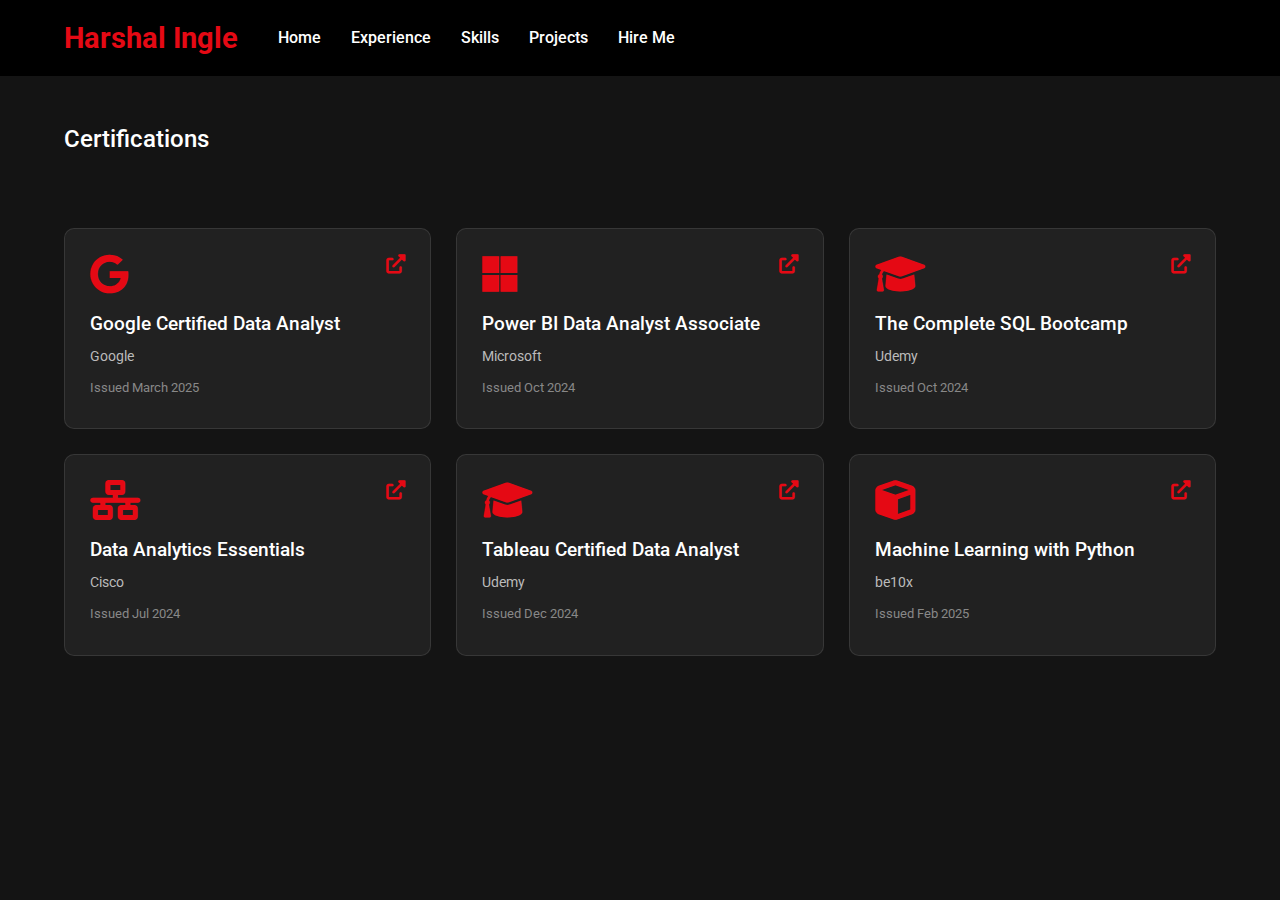
<file: certifications.html>
<!DOCTYPE html>
<html lang="en">
<head>
    <meta charset="UTF-8">
    <meta name="viewport" content="width=device-width, initial-scale=1.0">
    <title>Harshal Ingle | Certifications</title>
    <link href="https://fonts.googleapis.com/css2?family=Roboto:wght@400;500;700&display=swap" rel="stylesheet">
    <link rel="stylesheet" href="https://cdnjs.cloudflare.com/ajax/libs/font-awesome/6.0.0-beta3/css/all.min.css">
    <style>
        /* General & Body Styles */
        body {
            background-color: #141414;
            font-family: 'Roboto', sans-serif;
            color: #fff;
            margin: 0;
            line-height: 1.6;
        }

        h1, h2, h3, h4 {
            font-weight: 500;
        }

        .portfolio-section {
            padding: 60px 5%;
            max-width: 1200px;
            margin: auto;
        }
        
        /* Navbar Styles (Consistent across all pages) */
        #navbar {
            position: fixed;
            top: 0;
            width: 100%;
            background-color: #000;
            z-index: 1000;
            display: flex;
            justify-content: flex-start;
            gap: 40px;
            align-items: center;
            padding: 15px 5%;
            transition: background-color 0.3s ease;
        }

        .logo {
            font-size: 1.8rem;
            font-weight: bold;
            color: #e50914;
        }

        #navbar ul {
            list-style: none;
            display: flex;
            gap: 30px;
            margin: 0;
            padding: 0;
        }

        #navbar ul li a {
            text-decoration: none;
            color: #fff;
            font-weight: 500;
            transition: color 0.3s;
        }

        #navbar ul li a:hover {
            color: #e50914; 
        }
        #navbar ul li a.active {
            color: #e50914; 
        }

        /* Certifications Section Styles (NEW) */
        .section-header h2 {
            font-size: 2.5rem;
            text-align: center;
            margin-bottom: 50px;
            position: relative;
            padding-bottom: 10px;
            color: #fff;
        }

        .section-header h2::after {
            content: '';
            position: absolute;
            left: 50%;
            transform: translateX(-50%);
            bottom: 0;
            width: 80px;
            height: 4px;
            background-color: #e50914;
            border-radius: 2px;
        }

        .cert-grid {
            display: grid;
            grid-template-columns: repeat(auto-fill, minmax(300px, 1fr));
            gap: 25px;
            padding-top: 50px;
        }

        .cert-card {
            background-color: #212121;
            border-radius: 10px;
            padding: 25px;
            text-decoration: none;
            color: #fff;
            position: relative;
            transition: transform 0.3s, box-shadow 0.3s, border-color 0.3s;
            border: 1px solid rgba(255, 255, 255, 0.1);
        }

        .cert-card:hover {
            transform: translateY(-8px);
            box-shadow: 0 8px 20px rgba(0, 0, 0, 0.4);
            border-color: #e50914;
        }

        .cert-card-header {
            display: flex;
            justify-content: space-between;
            align-items: flex-start;
            margin-bottom: 15px;
        }

        .cert-icon {
            font-size: 2.5rem;
            color: #e50914;
            line-height: 1;
        }

        .cert-link-icon {
            font-size: 1.2rem;
            color: #e50914;
        }

        .cert-card-content h4 {
            font-size: 1.2rem;
            margin: 0;
            color: #fff;
        }

        .cert-card-content p {
            font-size: 0.9rem;
            color: #bbb;
            margin: 5px 0;
        }

        .cert-card-content p.date {
            font-size: 0.8rem;
            color: #888;
            margin-top: 10px;
        }
    </style>
</head>
<body>

    <nav id="navbar">
        <div class="logo">Harshal Ingle</div>
        <ul>
            <li><a href="index.html">Home</a></li>
            <li><a href="experience.html">Experience</a></li>
            <li><a href="skills.html">Skills</a></li>
            <li><a href="projects.html">Projects</a></li>
            <li><a href="hire-me.html">Hire Me</a></li>
        </ul>
    </nav>
    
    <section class="portfolio-section" style="padding-top: 100px;">
        <h2 class="section-header">Certifications</h2>

        <div class="cert-grid">
            
            <a href="Google Professional Certificate.pdf" class="cert-card" target="_blank">
                <div class="cert-card-header">
                    <i class="fab fa-google cert-icon"></i>
                    <i class="fas fa-external-link-alt cert-link-icon"></i>
                </div>
                <div class="cert-card-content">
                    <h4>Google Certified Data Analyst</h4>
                    <p>Google</p>
                    <p class="date">Issued March 2025</p>
                </div>
            </a>
            
            <a href="Microsoft.pdf" class="cert-card" target="_blank">
                <div class="cert-card-header">
                    <i class="fab fa-microsoft cert-icon"></i>
                    <i class="fas fa-external-link-alt cert-link-icon"></i>
                </div>
                <div class="cert-card-content">
                    <h4>Power BI Data Analyst Associate</h4>
                    <p>Microsoft</p>
                    <p class="date">Issued Oct 2024</p>
                </div>
            </a>

            <a href="SQL_Udemy_Certificate.pdf" class="cert-card" target="_blank">
                <div class="cert-card-header">
                    <i class="fas fa-graduation-cap cert-icon"></i>
                    <i class="fas fa-external-link-alt cert-link-icon"></i>
                </div>
                <div class="cert-card-content">
                    <h4>The Complete SQL Bootcamp</h4>
                    <p>Udemy</p>
                    <p class="date">Issued Oct 2024</p>
                </div>
            </a>

            <a href="cisco.pdf" class="cert-card" target="_blank">
                <div class="cert-card-header">
                    <i class="fas fa-network-wired cert-icon"></i>
                    <i class="fas fa-external-link-alt cert-link-icon"></i>
                </div>
                <div class="cert-card-content">
                    <h4>Data Analytics Essentials</h4>
                    <p>Cisco</p>
                    <p class="date">Issued Jul 2024</p>
                </div>
            </a>

            <a href="Tableau Desktop Certificate.pdf" class="cert-card" target="_blank">
                <div class="cert-card-header">
                    <i class="fas fa-graduation-cap cert-icon"></i>
                    <i class="fas fa-external-link-alt cert-link-icon"></i>
                </div>
                <div class="cert-card-content">
                    <h4>Tableau Certified Data Analyst</h4>
                    <p>Udemy</p>
                    <p class="date">Issued Dec 2024</p>
                </div>
            </a>

            <a href="be10x.pdf" class="cert-card" target="_blank">
                <div class="cert-card-header">
                    <i class="fas fa-cube cert-icon"></i>
                    <i class="fas fa-external-link-alt cert-link-icon"></i>
                </div>
                <div class="cert-card-content">
                    <h4>Machine Learning with Python</h4>
                    <p>be10x</p>
                    <p class="date">Issued Feb 2025</p>
                </div>
            </a>

        </div>
    </section>

</body>
</html>
</file>
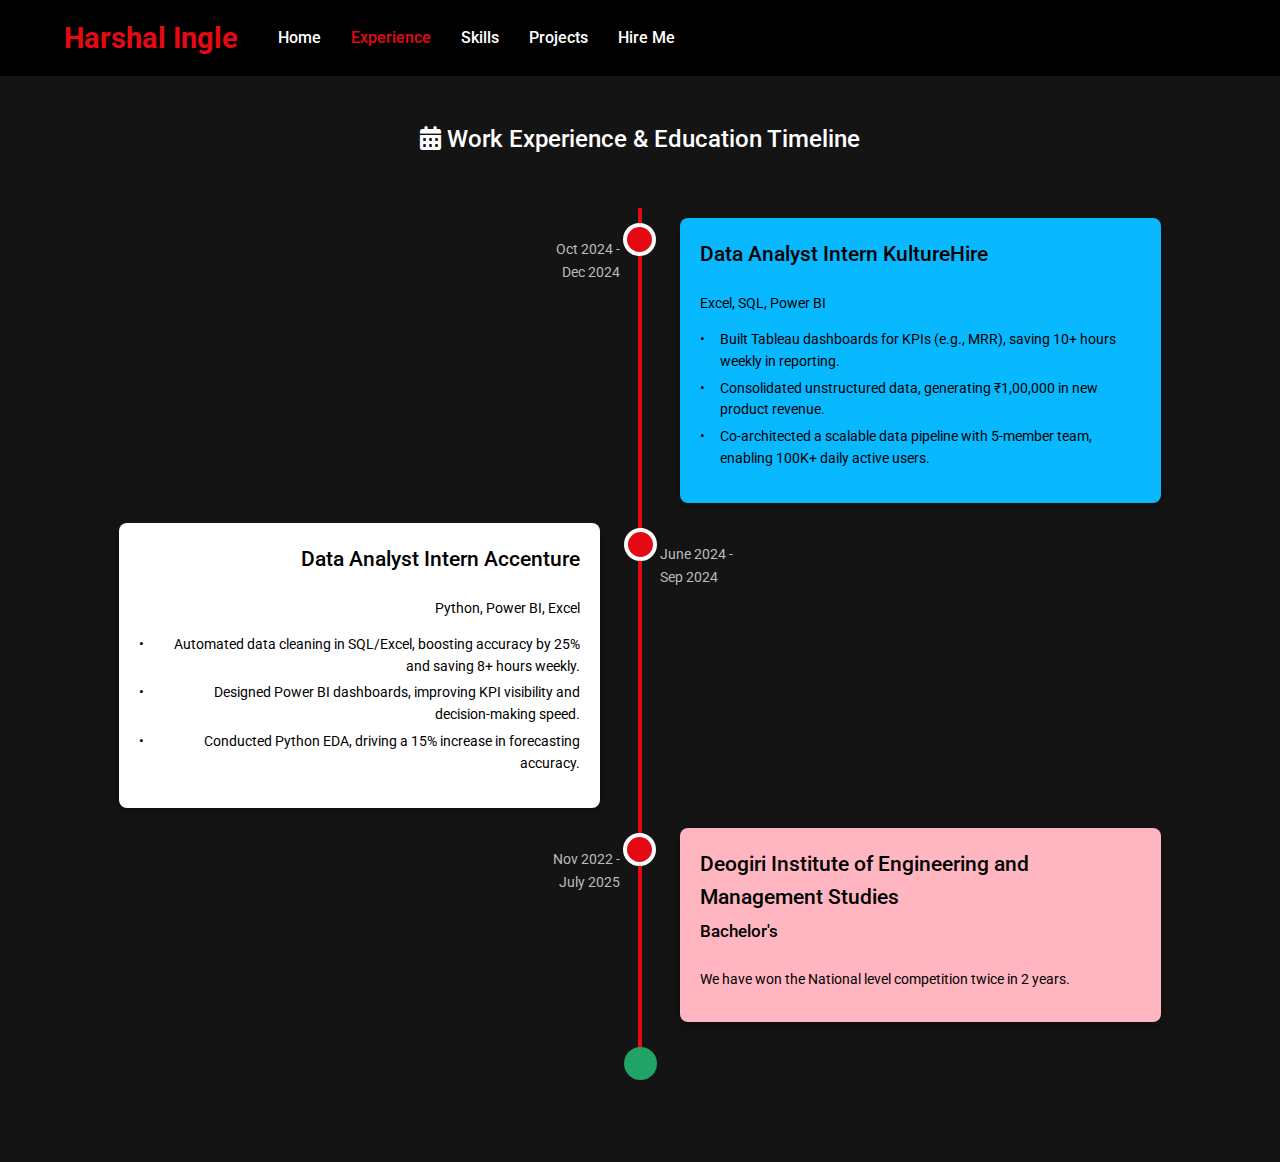
<file: experience.html>
<!DOCTYPE html>
<html lang="en">
<head>
    <meta charset="UTF-8">
    <meta name="viewport" content="width=device-width, initial-scale=1.0">
    <title>Harshal Ingle | Experience</title>
    <link href="https://fonts.googleapis.com/css2?family=Roboto:wght@400;500;700&display=swap" rel="stylesheet">
    <link rel="stylesheet" href="https://cdnjs.cloudflare.com/ajax/libs/font-awesome/6.0.0-beta3/css/all.min.css">
    <style>
        /* General & Body Styles */
        body {
            background-color: #141414;
            font-family: 'Roboto', sans-serif;
            color: #fff;
            margin: 0;
            line-height: 1.6;
        }

        h1, h2, h3 {
            font-weight: 500;
        }

        .portfolio-section {
            padding: 60px 5%;
            max-width: 1200px;
            margin: auto;
        }
        
        /* Navbar Styles (copy from index.html, skills.html, projects.html) */
        #navbar {
            position: fixed;
            top: 0;
            width: 100%;
            background-color: #000;
            z-index: 1000;
            display: flex;
            justify-content: flex-start;
            gap: 40px;
            align-items: center;
            padding: 15px 5%;
            transition: background-color 0.3s ease;
        }

        .logo {
            font-size: 1.8rem;
            font-weight: bold;
            color: #e50914;
        }

        #navbar ul {
            list-style: none;
            display: flex;
            gap: 30px;
            margin: 0;
            padding: 0;
        }

        #navbar ul li a {
            text-decoration: none;
            color: #fff;
            font-weight: 500;
            transition: color 0.3s;
        }

        /* Navbar Hover Effect */
        #navbar ul li a:hover {
            color: #e50914; /* Red color on hover */
        }
        /* Active link for the current page */
        #navbar ul li a.active {
            color: #e50914; 
        }

        .btn {
            padding: 8px 18px;
            border: 2px solid #e50914;
            border-radius: 4px;
            background-color: #e50914;
            color: #fff;
            text-decoration: none;
            font-weight: bold;
            transition: background-color 0.3s, color 0.3s;
        }
        
        .hire-me-btn {
            border: none;
        }

        /* Experience Timeline Styles (NEW for this page) */
        .timeline {
            position: relative;
            max-width: 2000px;
            margin: 50px auto;
            padding: 0 15px;
        }

        .timeline::after {
            content: '';
            position: absolute;
            width: 4px;
            background-color: #e50914; /* Timeline line color */
            top: 0;
            bottom: 0;
            left: 50%;
            margin-left: -2px;
            z-index: 1; /* Ensure line is behind boxes */
        }

        .timeline-item {
            padding: 10px 40px;
            position: relative;
            background-color: inherit;
            width: 50%;
            box-sizing: border-box;
            z-index: 2;
        }

        .timeline-item::after {
            content: '';
            position: absolute;
            width: 25px;
            height: 25px;
            right: -17px;
            background-color: #e50914; /* Circle background */
            border: 4px solid #fff; /* Circle border */
            top: 15px;
            border-radius: 50%;
            z-index: 3;
            display: flex;
            align-items: center;
            justify-content: center;
        }
        
        /* Icons inside the circles */
        .timeline-item::after i {
            font-size: 1.2rem;
            color: #fff;
        }

        .timeline-item-left {
            left: 0;
            text-align: right;
            padding-right: 40px; /* Space for the line and circle */
        }

        .timeline-item-right {
            left: 50%;
            padding-left: 40px; /* Space for the line and circle */
        }

        .timeline-item-right::after {
            left: -17px;
        }
        
        /* Specific Icon Styling for Education and others */
        .timeline-item.experience::after {
            background-color: #e50914; /* Red color for work experience */
            border-color: #e50914;
        }
        .timeline-item.education::after {
            background-color: #ff69b4; /* Pink color for education */
            border-color: #ff69b4;
        }
        
        .timeline-item.start::after {
            background-color: #21a366; /* Green color for the start icon */
            border-color: #21a366;
        }


        .timeline-content {
            padding: 20px;
            background-color: #282828; /* Default Box background color */
            border-radius: 8px;
            box-shadow: 0 4px 8px rgba(0, 0, 0, 0.3);
            transition: transform 0.3s, background-color 0.3s;
            color: #fff; /* Default text color */
        }

        .timeline-item:hover .timeline-content {
            transform: translateY(-5px);
            background-color: #e50914; /* Highlight color on hover */
            color: #fff;
        }

        .timeline-item:hover .timeline-content h3,
        .timeline-item:hover .timeline-content p,
        .timeline-item:hover .timeline-content ul li {
            color: #fff; /* Ensure text remains white on hover */
        }

        .timeline-content h3 {
            margin-top: 0;
            color: #e50914; /* Default Title color */
            font-size: 1.3rem;
        }
        .timeline-content h3 span {
            font-size: 0.9em;
            color: #fff; /* Default Company name color */
        }

        .timeline-content p {
            font-size: 0.9em;
            color: #ccc; /* Default paragraph color */
            margin-bottom: 10px;
        }

        .timeline-content ul {
            list-style: none;
            padding-left: 0;
            font-size: 0.85em;
            color: #ccc; /* Default list item color */
        }

        .timeline-content ul li {
            position: relative;
            margin-bottom: 5px;
            padding-left: 20px;
        }

        .timeline-content ul li::before {
            content: '•'; /* Bullet point */
            color: #e50914;
            position: absolute;
            left: 0;
            top: 0;
        }

        .timeline-date {
            text-align: center;
            font-size: 0.9em;
            color: #bbb;
            margin-top: 10px;
        }
        .timeline-item-left .timeline-date {
            position: absolute;
            right: -100px; /* Position date to the right of the line for left items */
            top: 20px;
            width: 80px;
            text-align: left;
        }
        .timeline-item-right .timeline-date {
            position: absolute;
            left: -100px; /* Position date to the left of the line for right items */
            top: 20px;
            width: 80px;
            text-align: right;
        }
        
        /* New Styles for all timeline items using nth-child */
        .timeline-item:nth-child(1) .timeline-content {
            background-color: #08b9ff; /* Sky Blue */
            color: #000;
        }
        .timeline-item:nth-child(1) .timeline-content h3,
        .timeline-item:nth-child(1) .timeline-content h3 span,
        .timeline-item:nth-child(1) .timeline-content p,
        .timeline-item:nth-child(1) .timeline-content ul li,
        .timeline-item:nth-child(1) .timeline-content ul li::before {
            color: #000;
        }
        .timeline-item:nth-child(1) .timeline-content h3 {
            color: #000;
        }

        .timeline-item:nth-child(2) .timeline-content {
            background-color: #FFFFFF; /* White */
            color: #000;
        }
        .timeline-item:nth-child(2) .timeline-content h3,
        .timeline-item:nth-child(2) .timeline-content h3 span,
        .timeline-item:nth-child(2) .timeline-content p,
        .timeline-item:nth-child(2) .timeline-content ul li,
        .timeline-item:nth-child(2) .timeline-content ul li::before {
            color: #000;
        }
        .timeline-item:nth-child(2) .timeline-content h3 {
            color: #000;
        }

        .timeline-item:nth-child(3) .timeline-content {
            background-color: #FFB6C1; /* Soft Pink */
            color: #000;
        }
        .timeline-item:nth-child(3) .timeline-content h3,
        .timeline-item:nth-child(3) .timeline-content h3 span,
        .timeline-item:nth-child(3) .timeline-content p,
        .timeline-item:nth-child(3) .timeline-content ul li,
        .timeline-item:nth-child(3) .timeline-content ul li::before {
            color: #000;
        }
        .timeline-item:nth-child(3) .timeline-content h3 {
            color: #000;
        }
        
        /* Smaller font size for "Bachelor's" */
        .timeline-item:nth-child(3) .timeline-content h3 .bachelor-text {
            font-size: 0.8em;
        }


        /* Adjust for smaller screens */
        @media screen and (max-width: 768px) {
            .timeline::after {
                left: 20px;
            }
            .timeline-item {
                width: 100%;
                padding-left: 60px;
                padding-right: 10px;
            }
            .timeline-item::after {
                left: 14px;
            }
            .timeline-item-right {
                left: 0%;
            }
            .timeline-item-left::after {
                left: 14px;
            }
            .timeline-item-left .timeline-date,
            .timeline-item-right .timeline-date {
                position: relative; /* Reset position for smaller screens */
                left: auto;
                right: auto;
                text-align: left;
                margin-bottom: 10px;
                padding-left: 0;
                top: auto;
            }
            .timeline-item-left {
                text-align: left; /* Align text left */
            }
        }
    </style>
</head>
<body>

    <nav id="navbar">
        <div class="logo">Harshal Ingle</div>
        <ul>
            <li><a href="index.html">Home</a></li>
            <li><a href="experience.html" class="active">Experience</a></li>
            <li><a href="skills.html">Skills</a></li>
            <li><a href="projects.html">Projects</a></li>
            <li><a href="hire-me.html">Hire Me</a></li>
        </ul>
    </nav>
    
    <section class="portfolio-section" style="padding-top: 100px;">
        <div class="section-header">
            <h2 style="text-align: center;"><i class="fas fa-calendar-alt"></i> Work Experience & Education Timeline</h2>
        </div>

        <div class="timeline">
            
            <div class="timeline-item timeline-item-right">
                <div class="timeline-content">
                    <h3>Data Analyst Intern KultureHire</h3>
                    <p>Excel, SQL, Power BI</p>
                    <ul>
                        <li>Built Tableau dashboards for KPIs (e.g., MRR), saving 10+ hours weekly in reporting.</li>
                        <li>Consolidated unstructured data, generating ₹1,00,000 in new product revenue.</li>
                        <li>Co-architected a scalable data pipeline with 5-member team, enabling 100K+ daily active users.</li>
                    </ul>
                </div>
                <div class="timeline-date">Oct 2024 - Dec 2024</div>
            </div>

            <div class="timeline-item timeline-item-left">
                <div class="timeline-content">
                    <h3>Data Analyst Intern Accenture</h3>
                    <p>Python, Power BI, Excel</p>
                    <ul>
                        <li>Automated data cleaning in SQL/Excel, boosting accuracy by 25% and saving 8+ hours weekly.</li>
                        <li>Designed Power BI dashboards, improving KPI visibility and decision-making speed.</li>
                        <li>Conducted Python EDA, driving a 15% increase in forecasting accuracy.</li>
                    </ul>
                </div>
                <div class="timeline-date">June 2024 - Sep 2024</div>
            </div>

            <div class="timeline-item timeline-item-right">
                <div class="timeline-content">
                    <h3>Deogiri Institute of Engineering and Management Studies <br><span class="bachelor-text">Bachelor's</span></h3>
                    <p>We have won the National level competition twice in 2 years.</p>
                </div>
                <div class="timeline-date">Nov 2022 - July 2025</div>
            </div>
            <div class="timeline-item timeline-item-left start">
                </div>
        </div>
    </section>

</body>
</html>
</file>
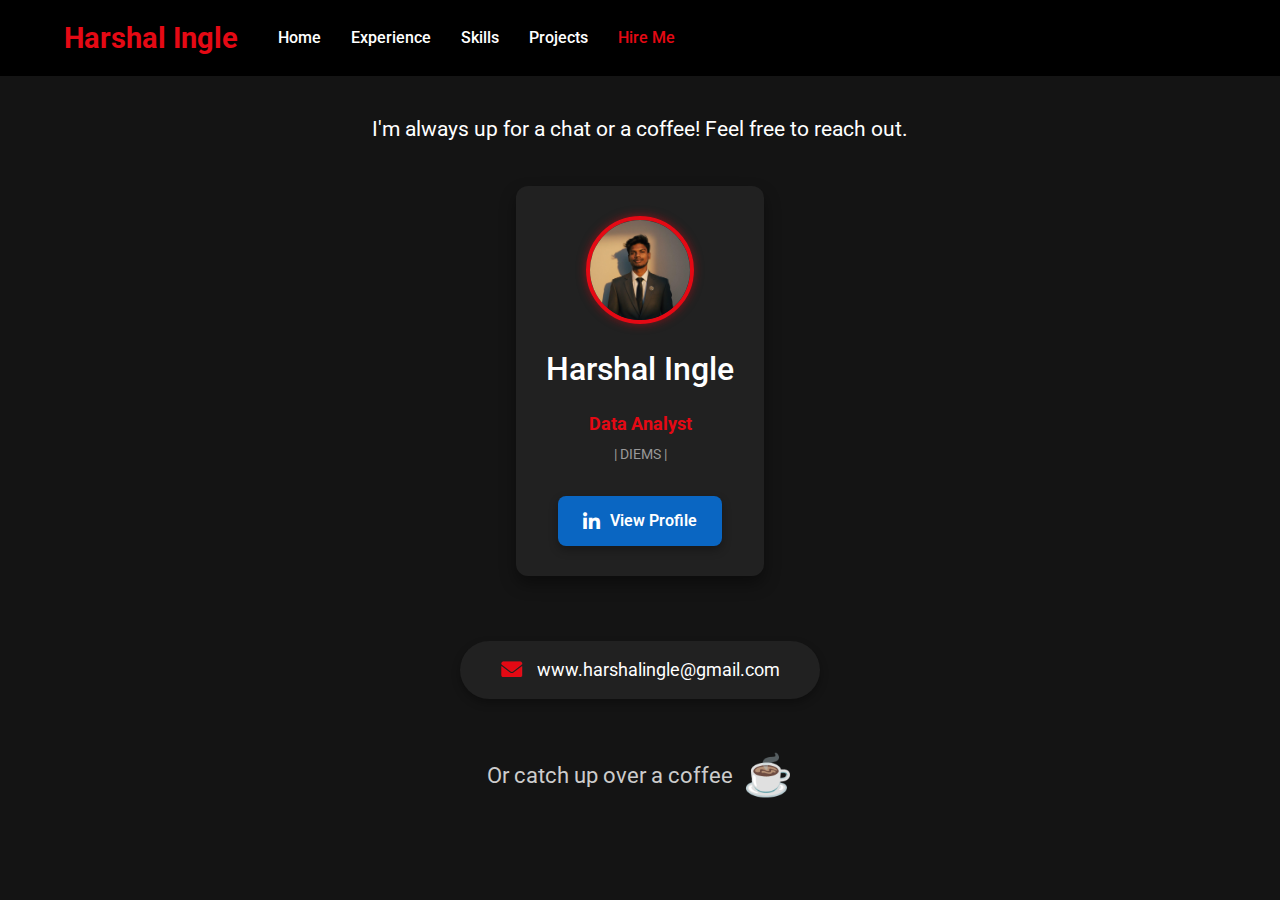
<file: hire-me.html>
<!DOCTYPE html>
<html lang="en">
<head>
    <meta charset="UTF-8">
    <meta name="viewport" content="width=device-width, initial-scale=1.0">
    <title>Harshal Ingle | Hire Me</title>
    <link href="https://fonts.googleapis.com/css2?family=Roboto:wght@400;500;700&display=swap" rel="stylesheet">
    <link rel="stylesheet" href="https://cdnjs.cloudflare.com/ajax/libs/font-awesome/6.0.0-beta3/css/all.min.css">
    <style>
        /* General & Body Styles */
        body {
            background-color: #141414;
            font-family: 'Roboto', sans-serif;
            color: #fff;
            margin: 0;
            line-height: 1.6;
            display: flex;
            flex-direction: column;
            min-height: 100vh;
        }

        h1, h2, h3 {
            font-weight: 500;
        }

        .portfolio-section {
            padding: 60px 5%;
            max-width: 1200px;
            margin: auto;
            flex-grow: 1;
            display: flex;
            flex-direction: column;
            justify-content: center;
            align-items: center;
            text-align: center;
        }
        
        /* Navbar Styles (Consistent across all pages) */
        #navbar {
            position: fixed;
            top: 0;
            width: 100%;
            background-color: #000;
            z-index: 1000;
            display: flex;
            justify-content: flex-start;
            gap: 40px;
            align-items: center;
            padding: 15px 5%;
            transition: background-color 0.3s ease;
        }

        .logo {
            font-size: 1.8rem;
            font-weight: bold;
            color: #e50914;
        }

        #navbar ul {
            list-style: none;
            display: flex;
            gap: 30px;
            margin: 0;
            padding: 0;
        }

        #navbar ul li a {
            text-decoration: none;
            color: #fff;
            font-weight: 500;
            transition: color 0.3s;
        }

        #navbar ul li a:hover {
            color: #e50914; 
        }
        #navbar ul li a.active {
            color: #e50914; 
        }

        /* Hire Me Section Specific Styles */
        .contact-intro {
            font-size: 1.3rem;
            margin-bottom: 40px;
            color: #ffffff;
            font-weight: normal;
        }

        .contact-card-container {
            display: flex;
            justify-content: center;
            align-items: center;
            margin-bottom: 50px;
        }

        .contact-card {
            background-color: #212121;
            border-radius: 12px;
            padding: 30px;
            text-align: left;
            max-width: 400px;
            box-shadow: 0 8px 16px rgba(0, 0, 0, 0.4);
            display: flex;
            flex-direction: column;
            align-items: center;
            position: relative;
            overflow: hidden;
            transition: transform 0.3s ease, box-shadow 0.3s ease;
        }

        .contact-card:hover {
            transform: translateY(-8px);
            box-shadow: 0 0 20px 8px rgb(206, 0, 0);
        }

        .profile-pic {
            width: 100px;
            height: 100px;
            border-radius: 50%;
            object-fit: cover;
            border: 4px solid #e50914;
            margin-bottom: 20px;
            box-shadow: 0 0 10px rgba(229, 9, 20, 0.5);
        }

        .contact-card h2 {
            font-size: 2rem;
            margin: 0 0 10px;
            color: #fff;
            text-align: center;
        }

        .contact-details {
            text-align: center;
            margin-bottom: 25px;
            color: #bbb;
        }

        .contact-details p {
            margin: 5px 0;
            font-size: 1.1rem;
        }

        .contact-details .title {
            font-weight: bold;
            color: #e50914;
        }

        .contact-details .university {
            font-size: 0.9rem;
            color: #999;
        }

        .view-profile-btn {
            display: inline-flex;
            align-items: center;
            padding: 12px 25px;
            background-color: #0A66C2;
            color: #fff;
            text-decoration: none;
            border-radius: 8px;
            font-size: 1rem;
            font-weight: 600;
            transition: background-color 0.3s ease, transform 0.2s ease;
            box-shadow: 0 4px 10px rgba(0, 0, 0, 0.3);
        }

        .view-profile-btn i {
            margin-right: 10px;
            font-size: 1.2rem;
        }

        .view-profile-btn:hover {
            background-color: #ff3333;
            transform: translateY(-3px);
            box-shadow: 0 6px 15px rgba(0, 0, 0, 0.4);
        }

        .contact-method {
            display: flex;
            align-items: center;
            justify-content: center;
            background-color: #212121;
            padding: 15px 30px;
            border-radius: 30px;
            margin: 15px 0;
            text-decoration: none;
            color: #fff;
            font-size: 1.1rem;
            transition: background-color 0.3s ease, transform 0.2s ease;
            box-shadow: 0 4px 8px rgba(0, 0, 0, 0.3);
            max-width: 300px;
            width: 100%;
            margin-left: auto;
            margin-right: auto;
        }

        .contact-method i {
            margin-right: 15px;
            color: #e50914;
            font-size: 1.3rem;
        }

        .contact-method:hover {
            background-color: #333;
            transform: translateY(-3px);
            box-shadow: 0 6px 12px rgba(0, 0, 0, 0.4);
        }

        .coffee-animation-container {
            font-size: 1.4rem;
            margin-top: 30px;
            color: #ccc;
            display: flex;
            align-items: center;
            justify-content: center;
        }

        .coffee-cup {
            font-size: 2.5rem;
            margin-left: 10px;
            animation: coffeeShake 2s infinite ease-in-out;
            display: inline-block;
            transform-origin: bottom center;
        }

        /* Coffee Cup Animation Keyframes */
        @keyframes coffeeShake {
            0% { transform: rotate(0deg); }
            15% { transform: rotate(-5deg); }
            30% { transform: rotate(5deg); }
            45% { transform: rotate(-3deg); }
            60% { transform: rotate(3deg); }
            75% { transform: rotate(-1deg); }
            100% { transform: rotate(0deg); }
        }

        /* Responsive adjustments */
        @media (max-width: 768px) {
            #navbar {
                gap: 20px;
                padding: 15px 3%;
            }
            #navbar ul {
                gap: 15px;
            }
            .logo {
                font-size: 1.5rem;
            }
            #navbar ul li a {
                font-size: 0.9rem;
            }
            .portfolio-section {
                padding: 40px 3%;
            }
            .contact-intro {
                font-size: 1.1rem;
                margin-bottom: 30px;
            }
            .contact-card {
                padding: 25px;
            }
            .profile-pic {
                width: 80px;
                height: 80px;
                margin-bottom: 15px;
            }
            .contact-card h2 {
                font-size: 1.7rem;
            }
            .contact-details p {
                font-size: 0.9rem;
            }
            .view-profile-btn {
                padding: 10px 20px;
                font-size: 1rem;
            }
            .view-profile-btn i {
                margin-right: 8px;
                font-size: 1rem;
            }
            .contact-method {
                padding: 12px 20px;
                font-size: 1rem;
                margin: 10px auto;
            }
            .contact-method i {
                font-size: 1.1rem;
                margin-right: 10px;
            }
            .coffee-animation-container {
                font-size: 1.2rem;
            }
            .coffee-cup {
                font-size: 2rem;
            }
        }
    </style>
</head>
<body>

    <nav id="navbar">
        <div class="logo">Harshal Ingle</div>
        <ul>
            <li><a href="index.html">Home</a></li>
            <li><a href="experience.html">Experience</a></li>
            <li><a href="skills.html">Skills</a></li>
            <li><a href="projects.html">Projects</a></li>
            <li><a href="hire-me.html" class="active">Hire Me</a></li>
        </ul>
    </nav>
    
    <section id="hire-me" class="portfolio-section">
        <p class="contact-intro">I'm always up for a chat or a coffee! Feel free to reach out.</p>

        <div class="contact-card-container">
            <div class="contact-card">
                <img src="profile image.jpeg" alt="Harshal Ingle" class="profile-pic">
                
                <h2>Harshal Ingle</h2>
                <div class="contact-details">
                    <p class="title">Data Analyst</p>
                    <p class="university">| DIEMS |</p>
                </div>
                
                <a href="https://www.linkedin.com/in/harshal-ingle-905695259/" class="view-profile-btn">
                    <i class="fa-brands fa-linkedin-in"></i> View Profile
                </a>
            </div>
        </div>
        
        <a href="mailto:harshalingle@gmail.com" class="contact-method">
            <i class="fas fa-envelope"></i>www.harshalingle@gmail.com
        </a>
        
        <div class="coffee-animation-container">
            Or catch up over a coffee <span class="coffee-cup">☕</span>
        </div>

    </section>

</body>
</html>
</file>
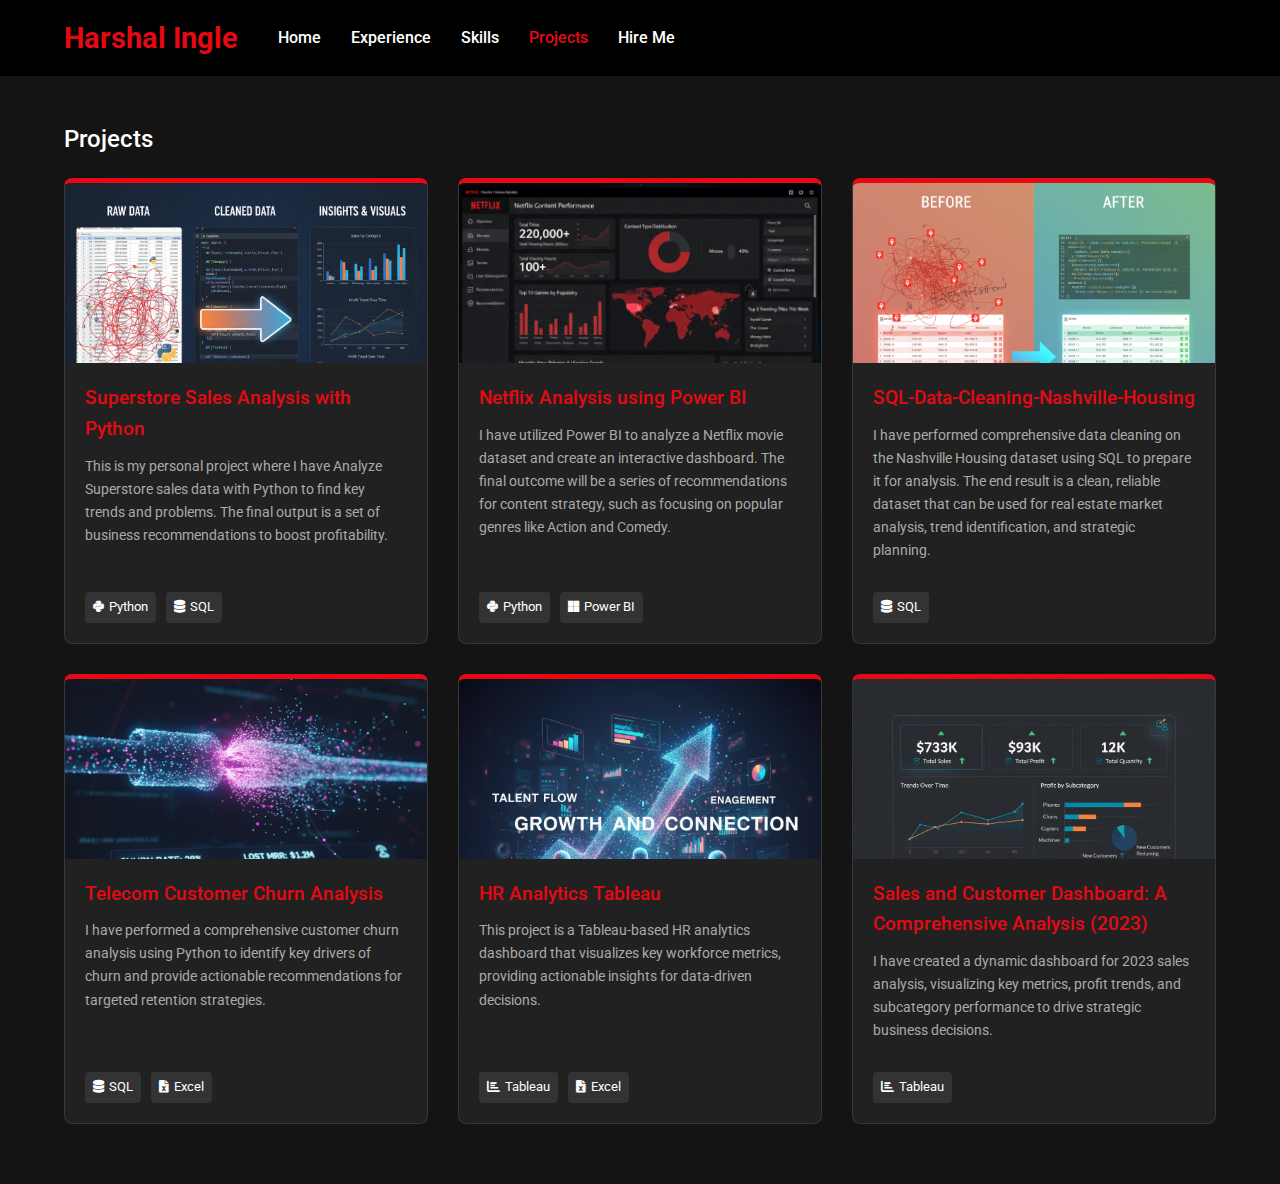
<file: projects.html>
<!DOCTYPE html>
<html lang="en">
<head>
    <meta charset="UTF-8">
    <meta name="viewport" content="width=device-width, initial-scale=1.0">
    <title>Harshal Ingle | Projects</title>
    <link href="https://fonts.googleapis.com/css2?family=Roboto:wght@400;500;700&display=swap" rel="stylesheet">
    <link rel="stylesheet" href="https://cdnjs.cloudflare.com/ajax/libs/font-awesome/6.0.0-beta3/css/all.min.css">
    <style>
        /* General & Body Styles */
        body {
            background-color: #141414;
            font-family: 'Roboto', sans-serif;
            color: #fff;
            margin: 0;
            line-height: 1.6;
        }

        h1, h2, h3 {
            font-weight: 500;
        }

        .portfolio-section {
            padding: 60px 5%;
            max-width: 1200px;
            margin: auto;
        }
        
        /* Navbar Styles (copy from index.html) */
        #navbar {
            position: fixed;
            top: 0;
            width: 100%;
            background-color: #000;
            z-index: 1000;
            display: flex;
            justify-content: flex-start;
            gap: 40px;
            align-items: center;
            padding: 15px 5%;
            transition: background-color 0.3s ease;
        }

        .logo {
            font-size: 1.8rem;
            font-weight: bold;
            color: #e50914;
        }

        #navbar ul {
            list-style: none;
            display: flex;
            gap: 30px;
            margin: 0;
            padding: 0;
        }

        #navbar ul li a {
            text-decoration: none;
            color: #fff;
            font-weight: 500;
            transition: color 0.3s;
        }

        #navbar ul li a:hover, #navbar ul li a.active {
            color: #e50914;
        }

        .btn {
            padding: 8px 18px;
            border: 2px solid #e50914;
            border-radius: 4px;
            background-color: #e50914;
            color: #fff;
            text-decoration: none;
            font-weight: bold;
            transition: background-color 0.3s, color 0.3s;
        }
        
        .hire-me-btn {
            border: none;
        }

        /* Projects Section Styles (New for this page) */
        .project-grid {
            display: grid;
            grid-template-columns: repeat(auto-fill, minmax(280px, 1fr));
            gap: 30px;
        }

        .project-card {
            background-color: #212121;
            border: 1px solid rgba(255, 255, 255, 0.1);
            border-top: 5px solid #e50914;
            border-radius: 8px;
            overflow: hidden;
            display: flex;
            flex-direction: column;
            transition: transform 0.3s, box-shadow 0.3s, border-color 0.3s;
            text-decoration: none; /* Removed the underline */
            color: inherit; /* Inherits text color from parent */
        }

        .project-card:hover {
            transform: translateY(-5px);
            box-shadow: 0 5px 15px rgba(229, 9, 20, 0.5); /* Stronger, red glow */
            border-color: #e50914;
        }

        .project-card-image {
            width: 100%;
            height: 180px;
            overflow: hidden;
        }

        .project-card-image img {
            width: 100%;
            height: 100%;
            object-fit: cover;
            object-position: top;
            transition: transform 0.6s ease;
        }
         /* It pops up the image of projects */

        /* .project-card-image img:hover {
            transform: scale(1.1);
        } */

        .project-card-content {
            padding: 20px;
            display: flex;
            flex-direction: column;
            flex-grow: 1;
        }

        .project-card-content h3 {
            font-size: 1.2rem;
            margin: 0 0 10px;
            color: #e50914;
        }

        .project-card-content p {
            font-size: 0.9em;
            color: #aaa;
            margin: 0 0 15px;
            flex-grow: 1;
        }
        
        .tech-icons {
            display: flex;
            flex-wrap: wrap;
            gap: 10px;
            margin-top: 15px;
        }

        .tech-icons span {
            display: flex;
            align-items: center;
            gap: 5px;
            font-size: 0.8em;
            color: #fff;
            background-color: #333;
            padding: 5px 8px;
            border-radius: 4px;
            transition: background-color 0.3s ease, color 0.3s ease;
        }
        
        /* New Hover Effect */
        .tech-icons span:hover {
            background-color: #e50914;
            color: #fff;
        }
    </style>
</head>
<body>

    <nav id="navbar">
    <div class="logo">Harshal Ingle</div>
    <ul>
        <li><a href="index.html">Home</a></li>
        <li><a href="experience.html">Experience</a></li>
        <li><a href="skills.html">Skills</a></li>
        <li><a href="projects.html" class="active">Projects</a></li>
        <li><a href="hire-me.html">Hire Me</a></li>
    </ul>
    </nav>
    
    <section id="projects" class="portfolio-section" style="padding-top: 100px;">
        <div class="section-header">
            <h2>Projects</h2>
        </div>
        <div class="project-grid">
            <a href="https://github.com/Harshal-Ingle/Superstore-Sales-Analysis" class="project-card">
                <div class="project-card-image">
                    <img src="superstore 1.png" alt="superstore sales analysis">
                </div>
                <div class="project-card-content">
                    <h3>Superstore Sales Analysis with Python</h3>
                    <p>This is my personal project where I have Analyze Superstore sales data with Python to find key trends and problems. 
                        The final output is a set of business recommendations to boost profitability.</p>
                    <div class="tech-icons">
                        <span><i class="fab fa-python"></i> Python</span>
                        <span><i class="fas fa-database"></i> SQL</span>
                        </div>
                </div>
            </a>

            <a href="https://github.com/Harshal-Ingle/Netflix-Dashboard-Powerbi" class="project-card">
                <div class="project-card-image">
                    <img src="netflix.png" alt="Netflix Analysis using Power BI">
                </div>
                <div class="project-card-content">
                    <h3>Netflix Analysis using Power BI</h3>
                    <p>I have utilized Power BI to analyze a Netflix movie dataset and create an interactive dashboard. 
                        The final outcome will be a series of recommendations for content strategy, such as focusing on popular genres like Action and Comedy.</p>
                    <div class="tech-icons">
                        <span><i class="fab fa-python"></i> Python</span>
                        <span><i class="fa-brands fa-microsoft"></i> Power BI</span>
                        </div>
                </div>
            </a>

            <a href="https://github.com/Harshal-Ingle/SQL-Data-Cleaning-Nashville-Housing" class="project-card">
                <div class="project-card-image">
                    <img src="nashville.png" alt="Avataar Ventures Website">
                </div>
                <div class="project-card-content">
                    <h3>SQL-Data-Cleaning-Nashville-Housing</h3>
                    <p>I have performed comprehensive data cleaning on the Nashville Housing dataset using SQL to prepare it for analysis. 
                        The end result is a clean, reliable dataset that can be used for real estate market analysis, trend identification, and strategic planning.</p>
                    <div class="tech-icons">
                        <span><i class="fas fa-database"></i> SQL</span>
                    </div>
                </div>
            </a>

            <a href="https://github.com/Harshal-Ingle/Telecom-Customer-Churn-Analysis" class="project-card">
                <div class="project-card-image">
                    <img src="churn 2.png" alt="Avataar Ventures Website">
                </div>
                <div class="project-card-content">
                    <h3>Telecom Customer Churn Analysis</h3>
                    <p>I have performed a comprehensive customer churn analysis using Python to identify key drivers of churn and provide actionable recommendations for targeted retention strategies.</p>
                    <div class="tech-icons">
                        <span><i class="fas fa-database"></i> SQL</span>
                        <span><i class="fas fa-file-excel"></i> Excel</span>
                    </div>
                </div>
            </a>

            <a href="https://public.tableau.com/app/profile/harshal.ingle/viz/HRDashboard_17389491444200/HRSummary" class="project-card">
                <div class="project-card-image">
                    <img src="hr 2.png" alt="HR Analytics dashboard">
                </div>
                <div class="project-card-content">
                    <h3> HR Analytics Tableau</h3>
                    <p>This project is a Tableau-based HR analytics dashboard that visualizes key workforce metrics, providing actionable insights for data-driven decisions.</p>
                    <div class="tech-icons">
                        <span><i class="fas fa-chart-bar"></i> Tableau</span>
                        <span><i class="fas fa-file-excel"></i> Excel</span>
                        </div>
                </div>
            </a>

                <a href="https://github.com/Harshal-Ingle/Sales_Dashboard_Tableau" class="project-card">
                <div class="project-card-image">
                    <img src="sales (2).png" alt="HR Analytics dashboard">
                </div>
                <div class="project-card-content">
                    <h3> Sales and Customer Dashboard: A Comprehensive Analysis (2023)</h3>
                    <p>I have created a dynamic dashboard for 2023 sales analysis, visualizing key metrics, profit trends, and subcategory performance to drive strategic business decisions.</p>
                    <div class="tech-icons">
                        <span><i class="fas fa-chart-bar"></i>Tableau</span>
                        </div>
                </div>
            </a>
        </div>
    </section>

</body>
</html>
</file>
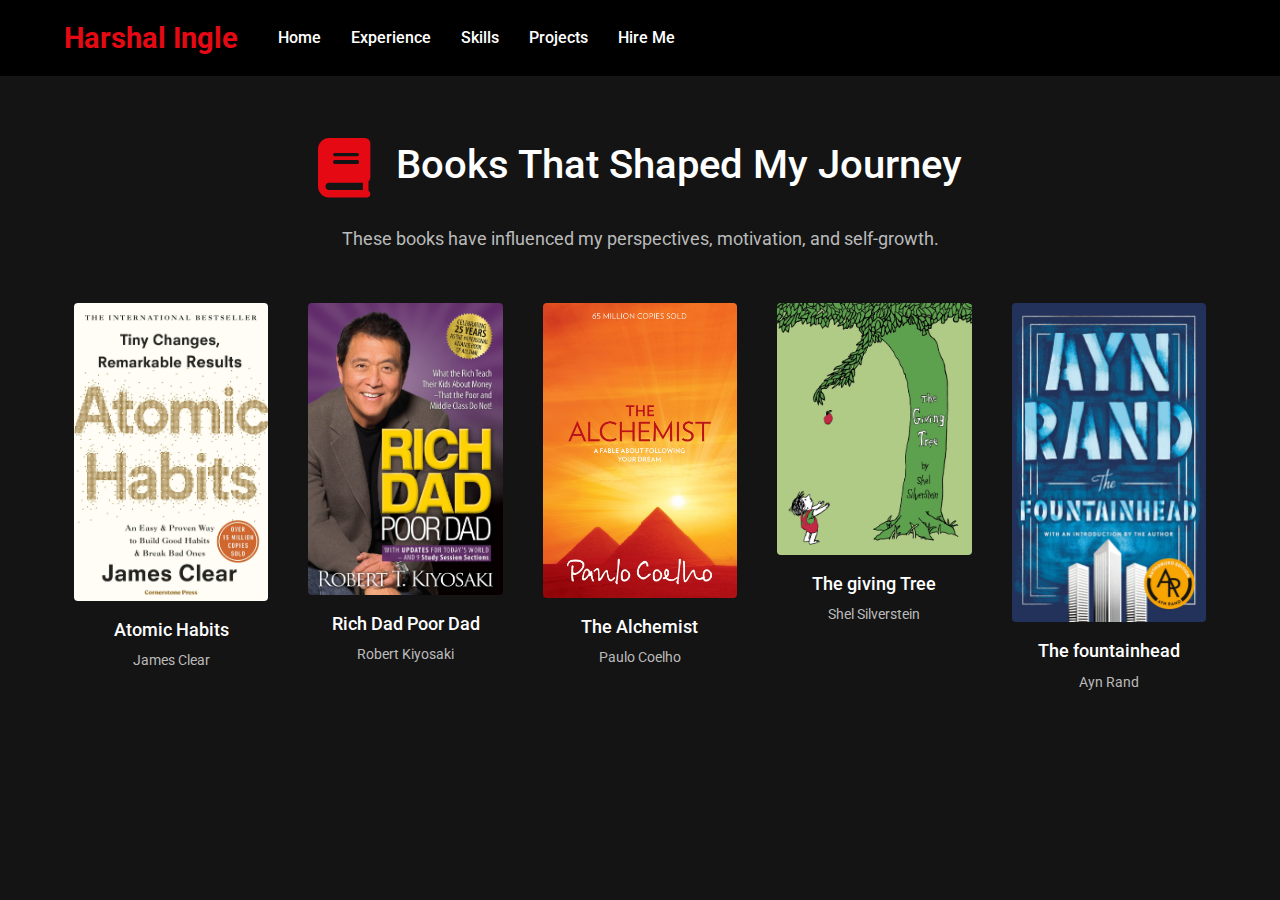
<file: reading.html>
<!DOCTYPE html>
<html lang="en">
<head>
    <meta charset="UTF-8">
    <meta name="viewport" content="width=device-width, initial-scale=1.0">
    <title>Harshal Ingle | Reading</title>
    <link href="https://fonts.googleapis.com/css2?family=Roboto:wght@400;500;700&display=swap" rel="stylesheet">
    <link rel="stylesheet" href="https://cdnjs.cloudflare.com/ajax/libs/font-awesome/6.0.0-beta3/css/all.min.css">
    <style>
        /* General & Body Styles */
        body {
            background-color: #141414;
            font-family: 'Roboto', sans-serif;
            color: #fff;
            margin: 0;
            line-height: 1.6;
        }

        h1, h2, h3, h4 {
            font-weight: 500;
        }

        .portfolio-section {
            padding: 60px 5%;
            max-width: 1200px;
            margin: auto;
        }
        
        /* Navbar Styles (Consistent across all pages) */
        #navbar {
            position: fixed;
            top: 0;
            width: 100%;
            background-color: #000;
            z-index: 1000;
            display: flex;
            justify-content: flex-start;
            gap: 40px;
            align-items: center;
            padding: 15px 5%;
            transition: background-color 0.3s ease;
        }

        .logo {
            font-size: 1.8rem;
            font-weight: bold;
            color: #e50914;
        }

        #navbar ul {
            list-style: none;
            display: flex;
            gap: 30px;
            margin: 0;
            padding: 0;
        }

        #navbar ul li a {
            text-decoration: none;
            color: #fff;
            font-weight: 500;
            transition: color 0.3s;
        }

        #navbar ul li a:hover {
            color: #e50914; 
        }
        #navbar ul li a.active {
            color: #e50914; 
        }

        /* Reading Section Styles (NEW) */
        .section-header h2 {
            font-size: 2.5rem;
            text-align: center;
            margin-bottom: 10px;
            position: relative;
            padding-bottom: 10px;
            color: #fff;
        }

        .section-header h2 i {
            font-size: 1.5em;
            vertical-align: middle;
            margin-right: 15px;
            color: #e50914;
        }

        .section-header p {
            text-align: center;
            font-size: 1.1em;
            color: #bbb;
            margin-bottom: 40px;
        }

        .books-grid {
            display: grid;
            grid-template-columns: repeat(auto-fill, minmax(200px, 1fr));
            gap: 20px;
        }

        .book-card {
            display: flex;
            flex-direction: column;
            text-align: center;
            padding: 10px;
            transition: transform 0.3s, box-shadow 0.3s;
        }

        .book-card:hover {
            transform: translateY(-8px);
            box-shadow: 0 8px 20px rgba(0, 0, 0, 0.4);
        }

        .book-card img {
            width: 100%;
            height: auto;
            border-radius: 4px;
            margin-bottom: 15px;
        }

        .book-card h4 {
            font-size: 1.1rem;
            margin: 0 0 5px;
            color: #fff;
        }

        .book-card p {
            font-size: 0.9rem;
            color: #bbb;
            margin: 0;
        }

        /* Responsive adjustments */
        @media (max-width: 768px) {
            .section-header h2 {
                font-size: 2rem;
            }

            .section-header p {
                font-size: 1em;
            }

            .books-grid {
                grid-template-columns: repeat(auto-fill, minmax(150px, 1fr));
                gap: 15px;
            }
        }
    </style>
</head>
<body>

    <nav id="navbar">
        <div class="logo">Harshal Ingle</div>
        <ul>
            <li><a href="index.html">Home</a></li>
            <li><a href="experience.html">Experience</a></li>
            <li><a href="skills.html">Skills</a></li>
            <li><a href="projects.html">Projects</a></li>
            <li><a href="hire-me.html">Hire Me</a></li>
        </ul>
    </nav>
    
    <section class="portfolio-section" style="padding-top: 100px;">
        <div class="section-header">
            <h2><i class="fas fa-book"></i> Books That Shaped My Journey</h2>
            <p>These books have influenced my perspectives, motivation, and self-growth.</p>
        </div>

        <div class="books-grid">
            
            <div class="book-card">
                <img src="automic habits.jpg" alt="Atomic Habits">
                <h4>Atomic Habits</h4>
                <p>James Clear</p>
            </div>
            
            <div class="book-card">
                <img src="rich data poor dad.jpg" alt="Rich Dad Poor Dad">
                <h4>Rich Dad Poor Dad</h4>
                <p>Robert Kiyosaki</p>
            </div>

            <div class="book-card">
                <img src="the alchemist.jpg" alt="The Alchemist">
                <h4>The Alchemist</h4>
                <p>Paulo Coelho</p>
            </div>

            <div class="book-card">
                <img src="The giving tree 2.jpg" alt="The giving Tree">
                <h4>The giving Tree</h4>
                <p>Shel Silverstein</p>
            </div>
            
            <div class="book-card">
                <img src="the fountainhead.jpg" alt="The fountainhead">
                <h4>The fountainhead</h4>
                <p>Ayn Rand</p>
            </div>

        </div>
    </section>

</body>
</html>
</file>
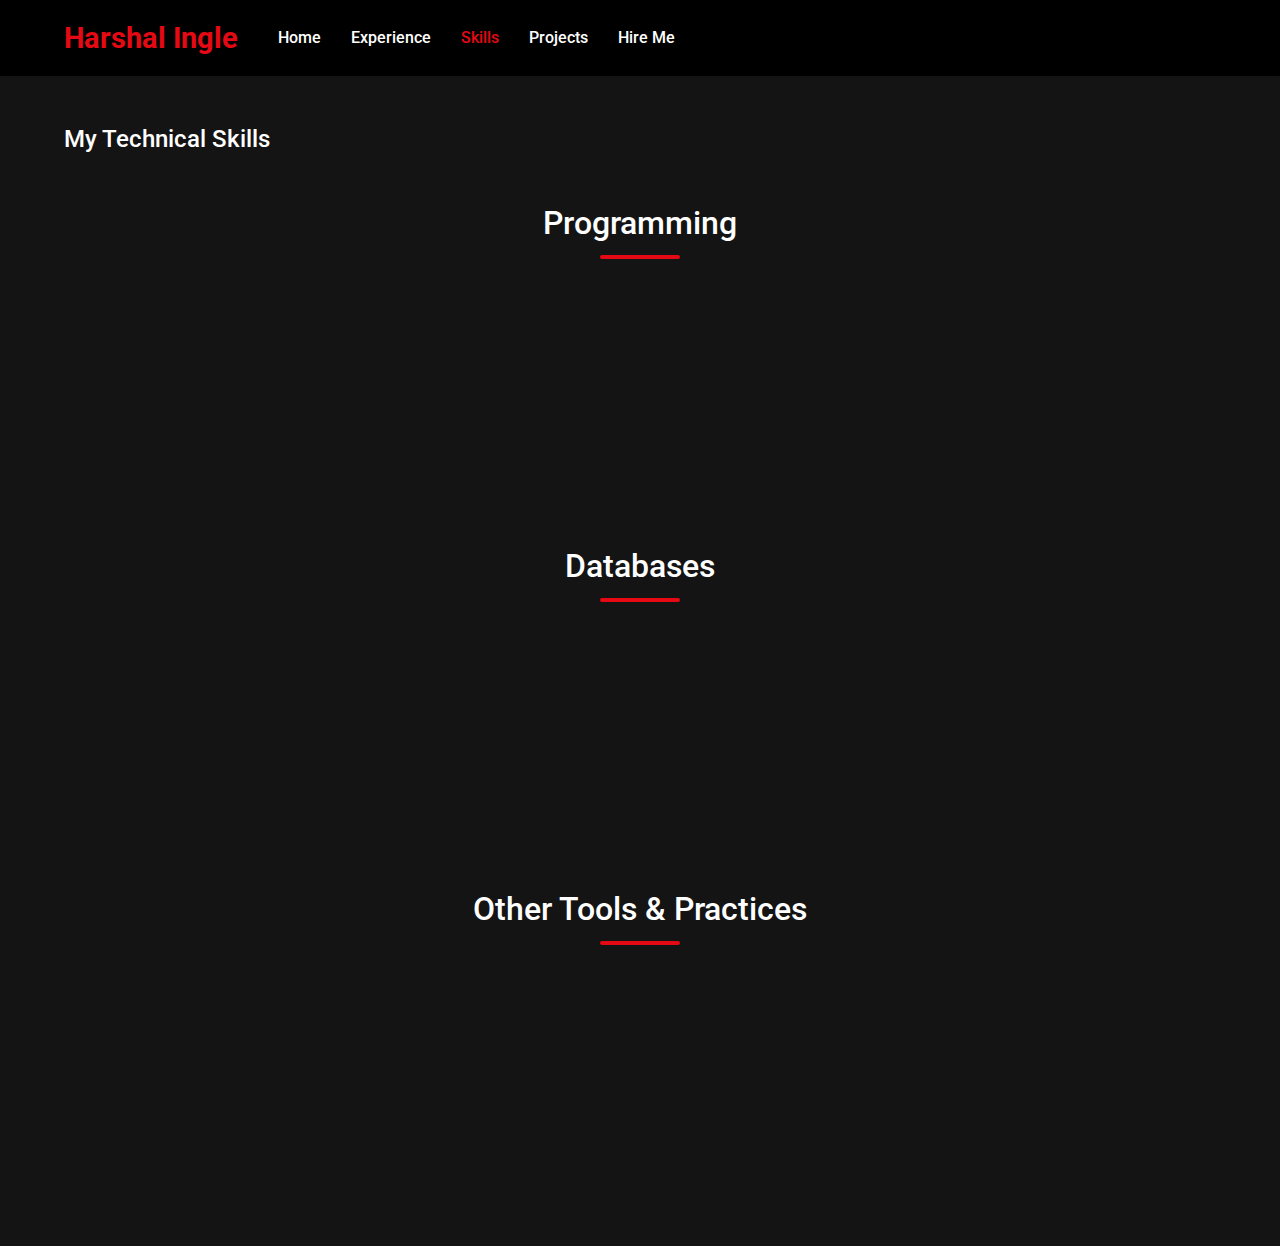
<file: skills.html>
<!DOCTYPE html>
<html lang="en">
<head>
    <meta charset="UTF-8">
    <meta name="viewport" content="width=device-width, initial-scale=1.0">
    <title>Harshal Ingle | Skills</title>
    <link href="https://fonts.googleapis.com/css2?family=Roboto:wght@400;500;700&display=swap" rel="stylesheet">
    <link rel="stylesheet" href="https://cdnjs.cloudflare.com/ajax/libs/font-awesome/6.0.0-beta3/css/all.min.css">
    <style>
        /* General & Body Styles */
        body {
            background-color: #141414;
            font-family: 'Roboto', sans-serif;
            color: #fff;
            margin: 0;
            line-height: 1.6;
        }

        h1, h2, h3 {
            font-weight: 500;
        }

        .portfolio-section {
            padding: 60px 5%;
            max-width: 1200px;
            margin: auto;
        }
        
        /* Navbar Styles (Consistent across all pages) */
        #navbar {
            position: fixed;
            top: 0;
            width: 100%;
            background-color: #000;
            z-index: 1000;
            display: flex;
            justify-content: flex-start;
            gap: 40px;
            align-items: center;
            padding: 15px 5%;
            transition: background-color 0.3s ease;
        }

        .logo {
            font-size: 1.8rem;
            font-weight: bold;
            color: #e50914;
        }

        #navbar ul {
            list-style: none;
            display: flex;
            gap: 30px;
            margin: 0;
            padding: 0;
        }

        #navbar ul li a {
            text-decoration: none;
            color: #fff;
            font-weight: 500;
            transition: color 0.3s;
        }

        #navbar ul li a:hover {
            color: #e50914; 
        }
        #navbar ul li a.active {
            color: #e50914; 
        }

        /* Skills Section Specific Styles */
        .section-header h2 {
            font-size: 2.5rem;
            text-align: center;
            margin-bottom: 50px;
            position: relative;
            padding-bottom: 10px;
            color: #fff;
        }

        .section-header h2::after {
            content: '';
            position: absolute;
            left: 50%;
            transform: translateX(-50%);
            bottom: 0;
            width: 80px;
            height: 4px;
            background-color: #e50914;
            border-radius: 2px;
        }

        .skill-category-title {
            font-size: 2rem;
            text-align: center;
            margin: 40px 0 40px;
            position: relative;
            padding-bottom: 10px;
            color: #fff;
        }

        .skill-category-title::after {
            content: '';
            position: absolute;
            left: 50%;
            transform: translateX(-50%);
            bottom: 0;
            width: 80px;
            height: 4px;
            background-color: #e50914;
            border-radius: 2px;
        }

        .skill-grid {
            display: grid;
            grid-template-columns: repeat(auto-fill, minmax(200px, 1fr));
            justify-content: center;
            gap: 25px;
            padding-bottom: 20px;
        }

        .centered-grid {
            display: flex;
            justify-content: center;
            gap: 25px;
            flex-wrap: wrap;
        }

        .skill-card {
            background-color: #212121;
            border-radius: 10px;
            padding: 25px;
            text-align: center;
            justify-content: center;
            transition: transform 0.3s ease, box-shadow 0.3s ease;
            
            /* Animation properties */
            opacity: 0;
            transform: translateY(20px);
            animation: fadeInUp 0.5s ease-out forwards;
        }
        
        /* Updated Hover Effect */
        .skill-card:hover {
            transform: translateY(-8px) scale(1.1); /* Combines the pop and lift effects */
            box-shadow: 0 0 25px 8px rgba(229, 9, 20, 0.8); /* Stronger red glow */
        }
        
        /* Staggered animation effect */
        .skill-grid .skill-card:nth-child(1) { animation-delay: 0.1s; }
        .skill-grid .skill-card:nth-child(2) { animation-delay: 0.2s; }
        .skill-grid .skill-card:nth-child(3) { animation-delay: 0.3s; }
        .skill-grid .skill-card:nth-child(4) { animation-delay: 0.4s; }
        .skill-grid .skill-card:nth-child(5) { animation-delay: 0.5s; }
        .skill-grid .skill-card:nth-child(6) { animation-delay: 0.6s; }
        .skill-grid .skill-card:nth-child(7) { animation-delay: 0.7s; }
        .skill-grid .skill-card:nth-child(8) { animation-delay: 0.8s; }
        .skill-grid .skill-card:nth-child(9) { animation-delay: 0.9s; }
        .skill-grid .skill-card:nth-child(10) { animation-delay: 1.0s; }
        .skill-grid .skill-card:nth-child(11) { animation-delay: 1.1s; }
        .skill-grid .skill-card:nth-child(12) { animation-delay: 1.2s; }
        .skill-grid .skill-card:nth-child(13) { animation-delay: 1.3s; }
        .skill-grid .skill-card:nth-child(14) { animation-delay: 1.4s; }
        .skill-grid .skill-card:nth-child(15) { animation-delay: 1.5s; }
        
        .skill-icon {
            font-size: 3.5rem;
            color: #e50914;
            margin-bottom: 15px;
        }

        .skill-card h4 {
            font-size: 1.2rem;
            margin: 0 0 8px;
            color: #fff;
        }

        .skill-card p {
            font-size: 0.85rem;
            color: #bbb;
            margin: 0;
        }

        /* The animation itself */
        @keyframes fadeInUp {
            from {
                opacity: 0;
                transform: translateY(20px);
            }
            to {
                opacity: 1;
                transform: translateY(0);
            }
        }

        /* Responsive adjustments */
        @media (max-width: 768px) {
            .skill-grid, .centered-grid {
                grid-template-columns: repeat(auto-fill, minmax(150px, 1fr));
                gap: 20px;
            }
            .skill-card {
                padding: 20px 15px;
            }
            .skill-icon {
                font-size: 3rem;
            }
            .skill-category-title {
                font-size: 1.8rem;
            }
        }
    </style>
</head>
<body>

    <nav id="navbar">
        <div class="logo">Harshal Ingle</div>
        <ul>
            <li><a href="index.html">Home</a></li>
            <li><a href="experience.html">Experience</a></li>
            <li><a href="skills.html" class="active">Skills</a></li>
            <li><a href="projects.html">Projects</a></li>
            <li><a href="hire-me.html">Hire Me</a></li>
        </ul>
    </nav>
    
    <section id="skills" class="portfolio-section" style="padding-top: 100px;">
        <h2 class="section-header">My Technical Skills</h2>

        <h3 class="skill-category-title">Programming</h3>
        <div class="skill-grid centered-grid">
            <div class="skill-card">
                <i class="fa-brands fa-python skill-icon"></i>
                <h4>Python</h4>
                <p>Pre-Processing Language</p>
            </div>
            <div class="skill-card">
                <i class="fa-brands fa-html5 skill-icon"></i>
                <h4>HTML</h4>
                <p>Markup Language</p>
            </div>
            <div class="skill-card">
                <i class="fa-brands fa-css3-alt skill-icon"></i>
                <h4>CSS</h4>
                <p>Styling Language</p>
            </div>
        </div>

        <h3 class="skill-category-title">Databases</h3>
        <div class="skill-grid centered-grid">
            <div class="skill-card">
                <i class="fas fa-database skill-icon"></i>
                <h4>MySQL</h4>
                <p>Relational Database</p>
            </div>
            <div class="skill-card">
                <i class="fas fa-database skill-icon"></i>
                <h4>SQL Server</h4>
                <p>Relational Database</p>
            </div>
        </div>

        <h3 class="skill-category-title">Other Tools & Practices</h3>
        <div class="skill-grid centered-grid"> 
            <div class="skill-card">
                <i class="fa-brands fa-microsoft skill-icon"></i>
                <h4>Power BI</h4>
                <p>Data Visualization</p>
            </div>
            <div class="skill-card">
                <i class="fas fa-chart-bar skill-icon"></i>
                <h4>Tableau</h4>
                <p>Data Visualization</p>
            </div>
            <div class="skill-card">
                <i class="fas fa-file-excel skill-icon"></i>
                <h4>MS Excel</h4>
                <p>Spreadsheet Software</p>
            </div>
            <div class="skill-card">
                <i class="fas fa-file-powerpoint skill-icon"></i>
                <h4>MS PowerPoint</h4>
                <p>Presentation Software</p>
            </div>
            <div class="skill-card">
                <i class="fas fa-file-word skill-icon"></i>
                <h4>MS Word</h4>
                <p>Document Processing</p>
            </div>
            <div class="skill-card">
                <i class="fas fa-robot skill-icon"></i>
                <h4>ChatGPT</h4>
                <p>AI Chatbot</p>
            </div>
        </div>
    </section>

</body>
</html>
</file>
